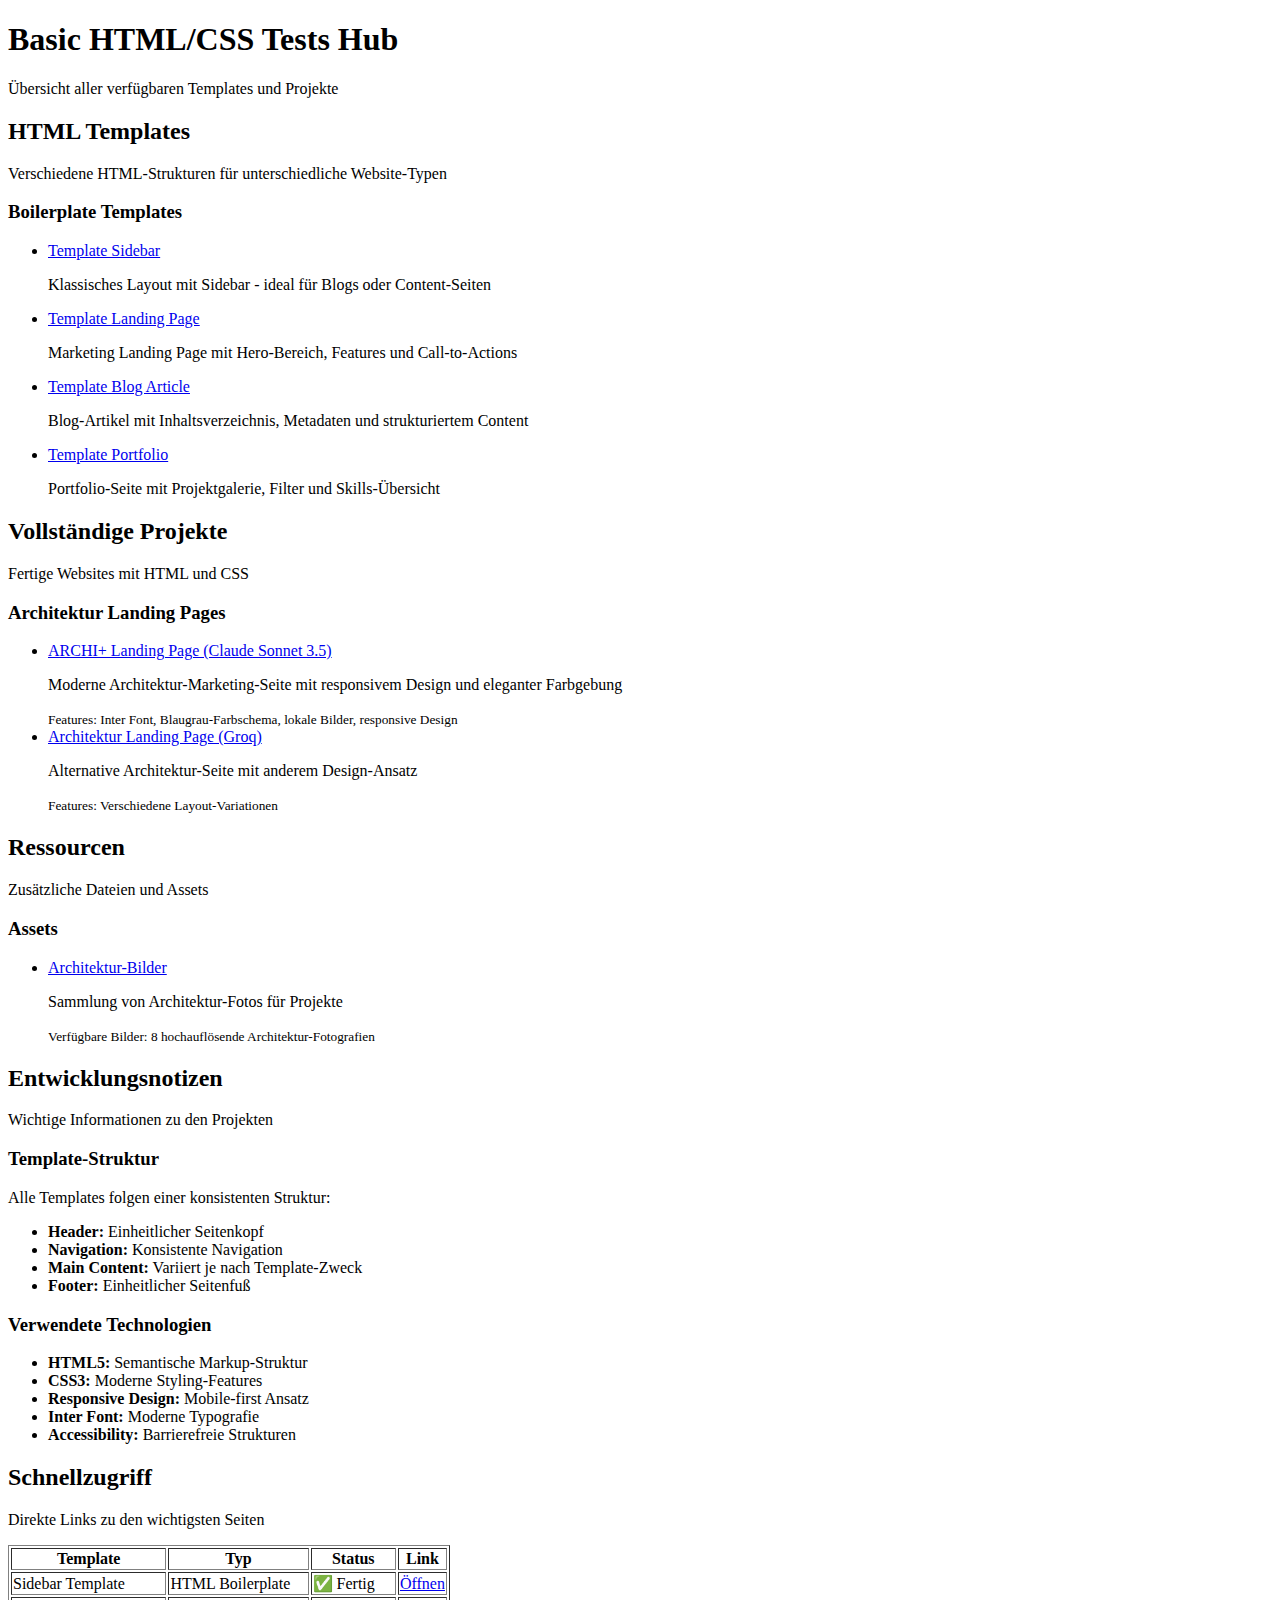
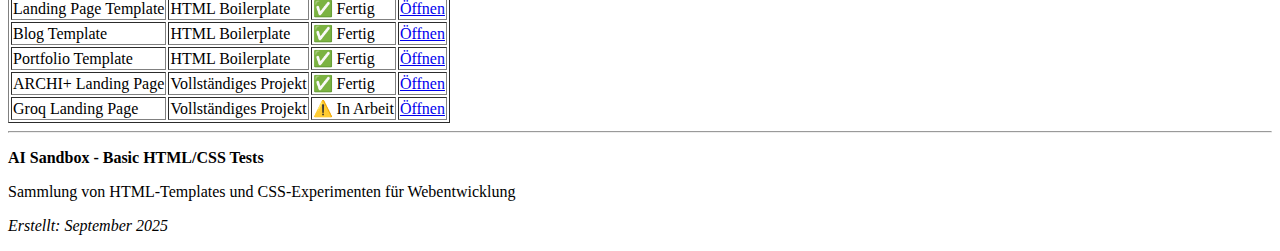
<file: web-dev/index.html>
<!DOCTYPE html>
<html lang="de">
<head>
    <meta charset="UTF-8">
    <meta name="viewport" content="width=device-width, initial-scale=1.0">
    <title>Basic HTML/CSS Tests - Hub</title>
</head>
<body>
    <header>
        <h1>Basic HTML/CSS Tests Hub</h1>
        <p>Übersicht aller verfügbaren Templates und Projekte</p>
    </header>

    <main>
        <!-- HTML Templates Section -->
        <section>
            <h2>HTML Templates</h2>
            <p>Verschiedene HTML-Strukturen für unterschiedliche Website-Typen</p>
            
            <h3>Boilerplate Templates</h3>
            <ul>
                <li>
                    <a href="boilerplate/template-sidebar.html">Template Sidebar</a>
                    <p>Klassisches Layout mit Sidebar - ideal für Blogs oder Content-Seiten</p>
                </li>
                <li>
                    <a href="boilerplate/template-landing.html">Template Landing Page</a>
                    <p>Marketing Landing Page mit Hero-Bereich, Features und Call-to-Actions</p>
                </li>
                <li>
                    <a href="boilerplate/template-blog.html">Template Blog Article</a>
                    <p>Blog-Artikel mit Inhaltsverzeichnis, Metadaten und strukturiertem Content</p>
                </li>
                <li>
                    <a href="boilerplate/template-portfolio.html">Template Portfolio</a>
                    <p>Portfolio-Seite mit Projektgalerie, Filter und Skills-Übersicht</p>
                </li>
            </ul>
        </section>

        <!-- Complete Projects Section -->
        <section>
            <h2>Vollständige Projekte</h2>
            <p>Fertige Websites mit HTML und CSS</p>
            
            <h3>Architektur Landing Pages</h3>
            <ul>
                <li>
                    <a href="claude-sonnet-3-7/index.html">ARCHI+ Landing Page (Claude Sonnet 3.5)</a>
                    <p>Moderne Architektur-Marketing-Seite mit responsivem Design und eleganter Farbgebung</p>
                    <small>Features: Inter Font, Blaugrau-Farbschema, lokale Bilder, responsive Design</small>
                </li>
                <li>
                    <a href="groq/index.html">Architektur Landing Page (Groq)</a>
                    <p>Alternative Architektur-Seite mit anderem Design-Ansatz</p>
                    <small>Features: Verschiedene Layout-Variationen</small>
                </li>
            </ul>
        </section>

        <!-- Resources Section -->
        <section>
            <h2>Ressourcen</h2>
            <p>Zusätzliche Dateien und Assets</p>
            
            <h3>Assets</h3>
            <ul>
                <li>
                    <a href="assets/img/architecture/">Architektur-Bilder</a>
                    <p>Sammlung von Architektur-Fotos für Projekte</p>
                    <small>Verfügbare Bilder: 8 hochauflösende Architektur-Fotografien</small>
                </li>
            </ul>
        </section>

        <!-- Development Notes -->
        <section>
            <h2>Entwicklungsnotizen</h2>
            <p>Wichtige Informationen zu den Projekten</p>
            
            <h3>Template-Struktur</h3>
            <p>Alle Templates folgen einer konsistenten Struktur:</p>
            <ul>
                <li><strong>Header:</strong> Einheitlicher Seitenkopf</li>
                <li><strong>Navigation:</strong> Konsistente Navigation</li>
                <li><strong>Main Content:</strong> Variiert je nach Template-Zweck</li>
                <li><strong>Footer:</strong> Einheitlicher Seitenfuß</li>
            </ul>
            
            <h3>Verwendete Technologien</h3>
            <ul>
                <li><strong>HTML5:</strong> Semantische Markup-Struktur</li>
                <li><strong>CSS3:</strong> Moderne Styling-Features</li>
                <li><strong>Responsive Design:</strong> Mobile-first Ansatz</li>
                <li><strong>Inter Font:</strong> Moderne Typografie</li>
                <li><strong>Accessibility:</strong> Barrierefreie Strukturen</li>
            </ul>
        </section>

        <!-- Quick Navigation -->
        <section>
            <h2>Schnellzugriff</h2>
            <p>Direkte Links zu den wichtigsten Seiten</p>
            
            <table border="1">
                <thead>
                    <tr>
                        <th>Template</th>
                        <th>Typ</th>
                        <th>Status</th>
                        <th>Link</th>
                    </tr>
                </thead>
                <tbody>
                    <tr>
                        <td>Sidebar Template</td>
                        <td>HTML Boilerplate</td>
                        <td>✅ Fertig</td>
                        <td><a href="boilerplate/template-sidebar.html">Öffnen</a></td>
                    </tr>
                    <tr>
                        <td>Landing Page Template</td>
                        <td>HTML Boilerplate</td>
                        <td>✅ Fertig</td>
                        <td><a href="boilerplate/template-landing.html">Öffnen</a></td>
                    </tr>
                    <tr>
                        <td>Blog Template</td>
                        <td>HTML Boilerplate</td>
                        <td>✅ Fertig</td>
                        <td><a href="boilerplate/template-blog.html">Öffnen</a></td>
                    </tr>
                    <tr>
                        <td>Portfolio Template</td>
                        <td>HTML Boilerplate</td>
                        <td>✅ Fertig</td>
                        <td><a href="boilerplate/template-portfolio.html">Öffnen</a></td>
                    </tr>
                    <tr>
                        <td>ARCHI+ Landing Page</td>
                        <td>Vollständiges Projekt</td>
                        <td>✅ Fertig</td>
                        <td><a href="claude-sonnet-3-7/index.html">Öffnen</a></td>
                    </tr>
                    <tr>
                        <td>Groq Landing Page</td>
                        <td>Vollständiges Projekt</td>
                        <td>⚠️ In Arbeit</td>
                        <td><a href="groq/index.html">Öffnen</a></td>
                    </tr>
                </tbody>
            </table>
        </section>
    </main>

    <footer>
        <hr>
        <p><strong>AI Sandbox - Basic HTML/CSS Tests</strong></p>
        <p>Sammlung von HTML-Templates und CSS-Experimenten für Webentwicklung</p>
        <p><em>Erstellt: September 2025</em></p>
    </footer>
</body>
</html>
</file>
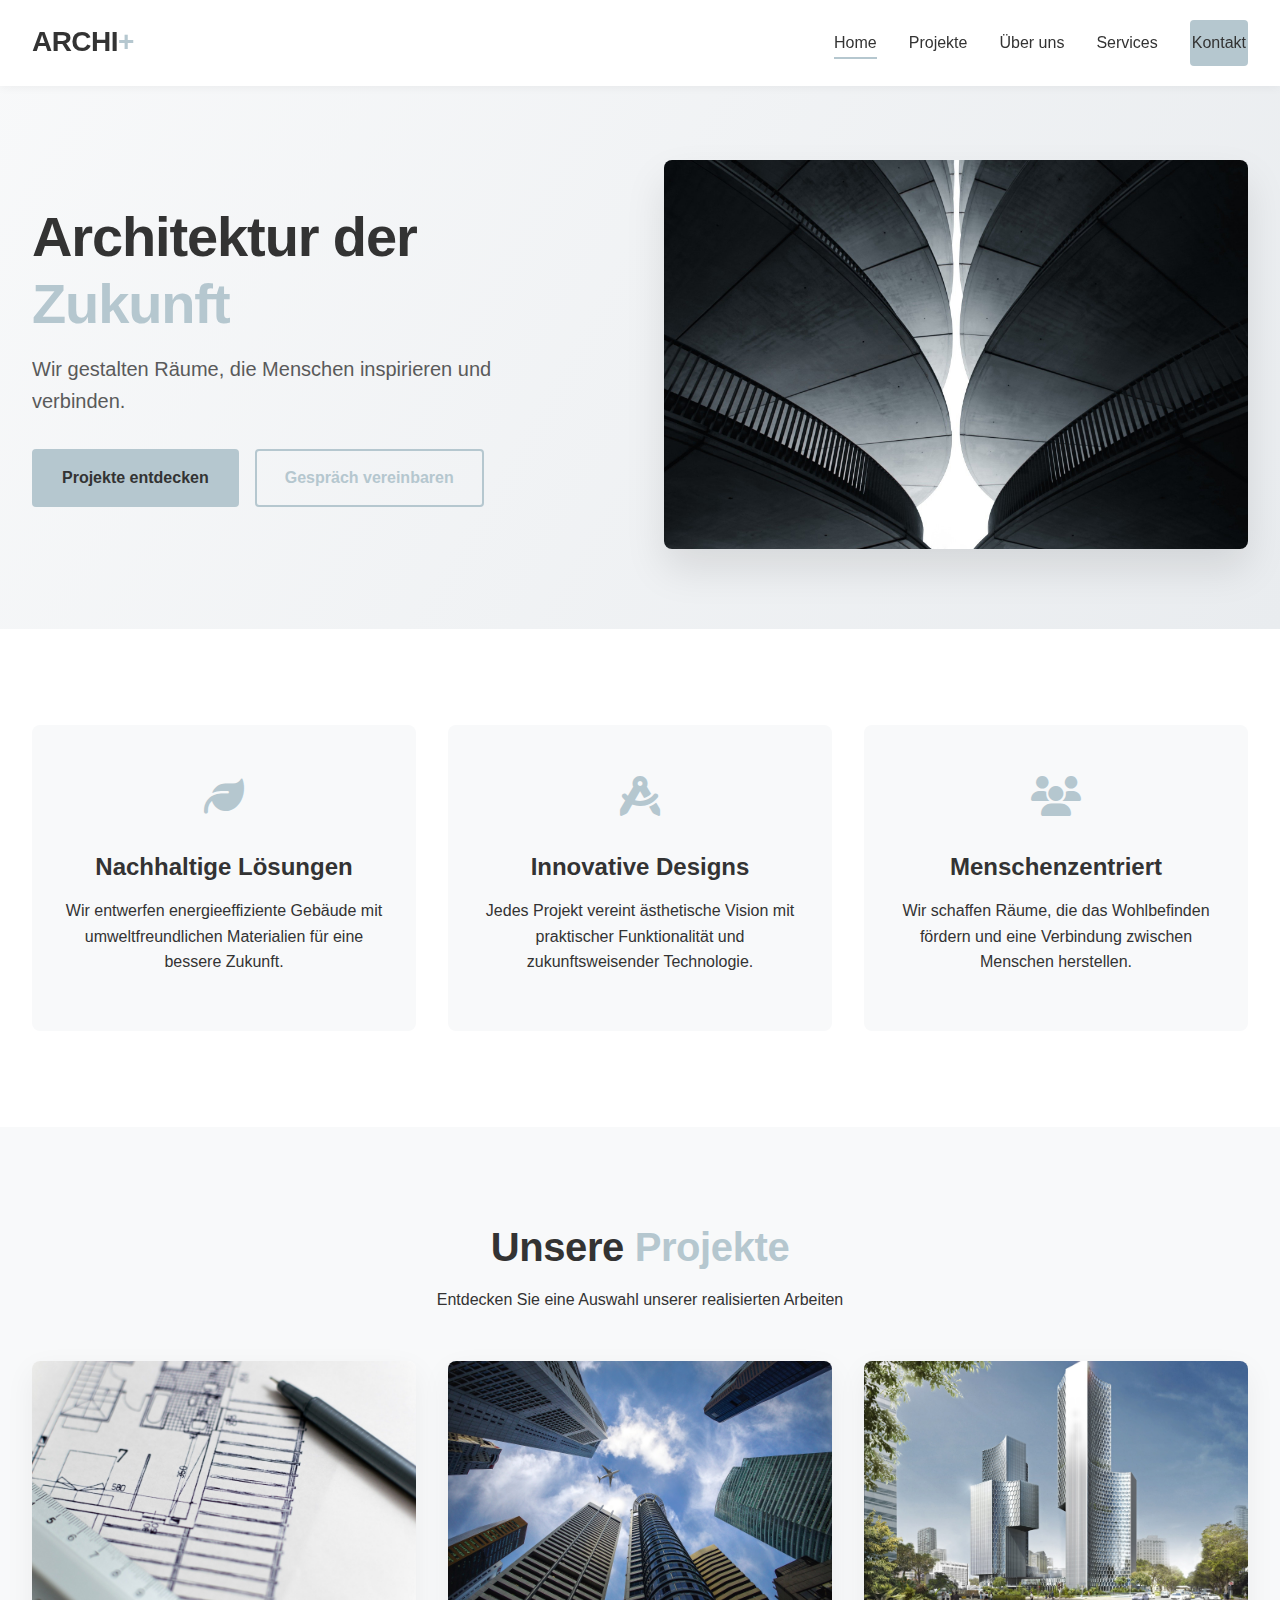
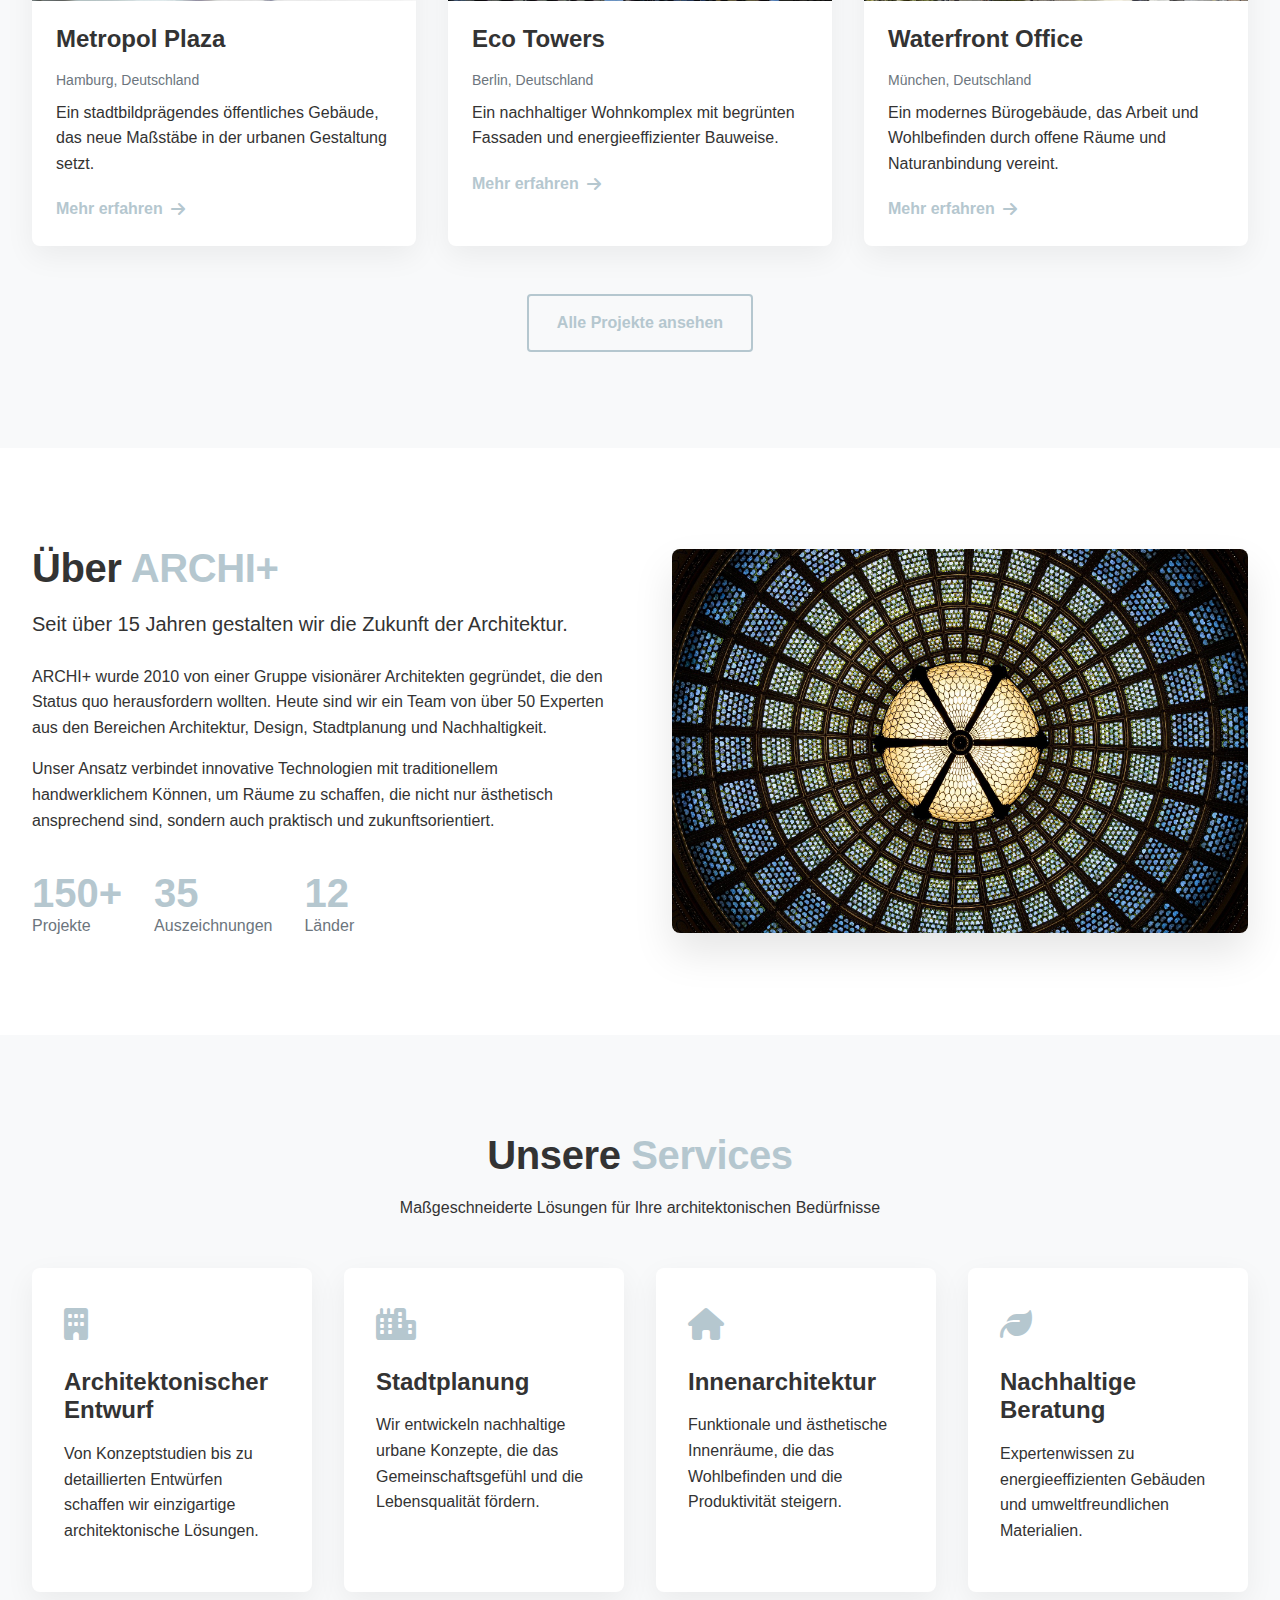
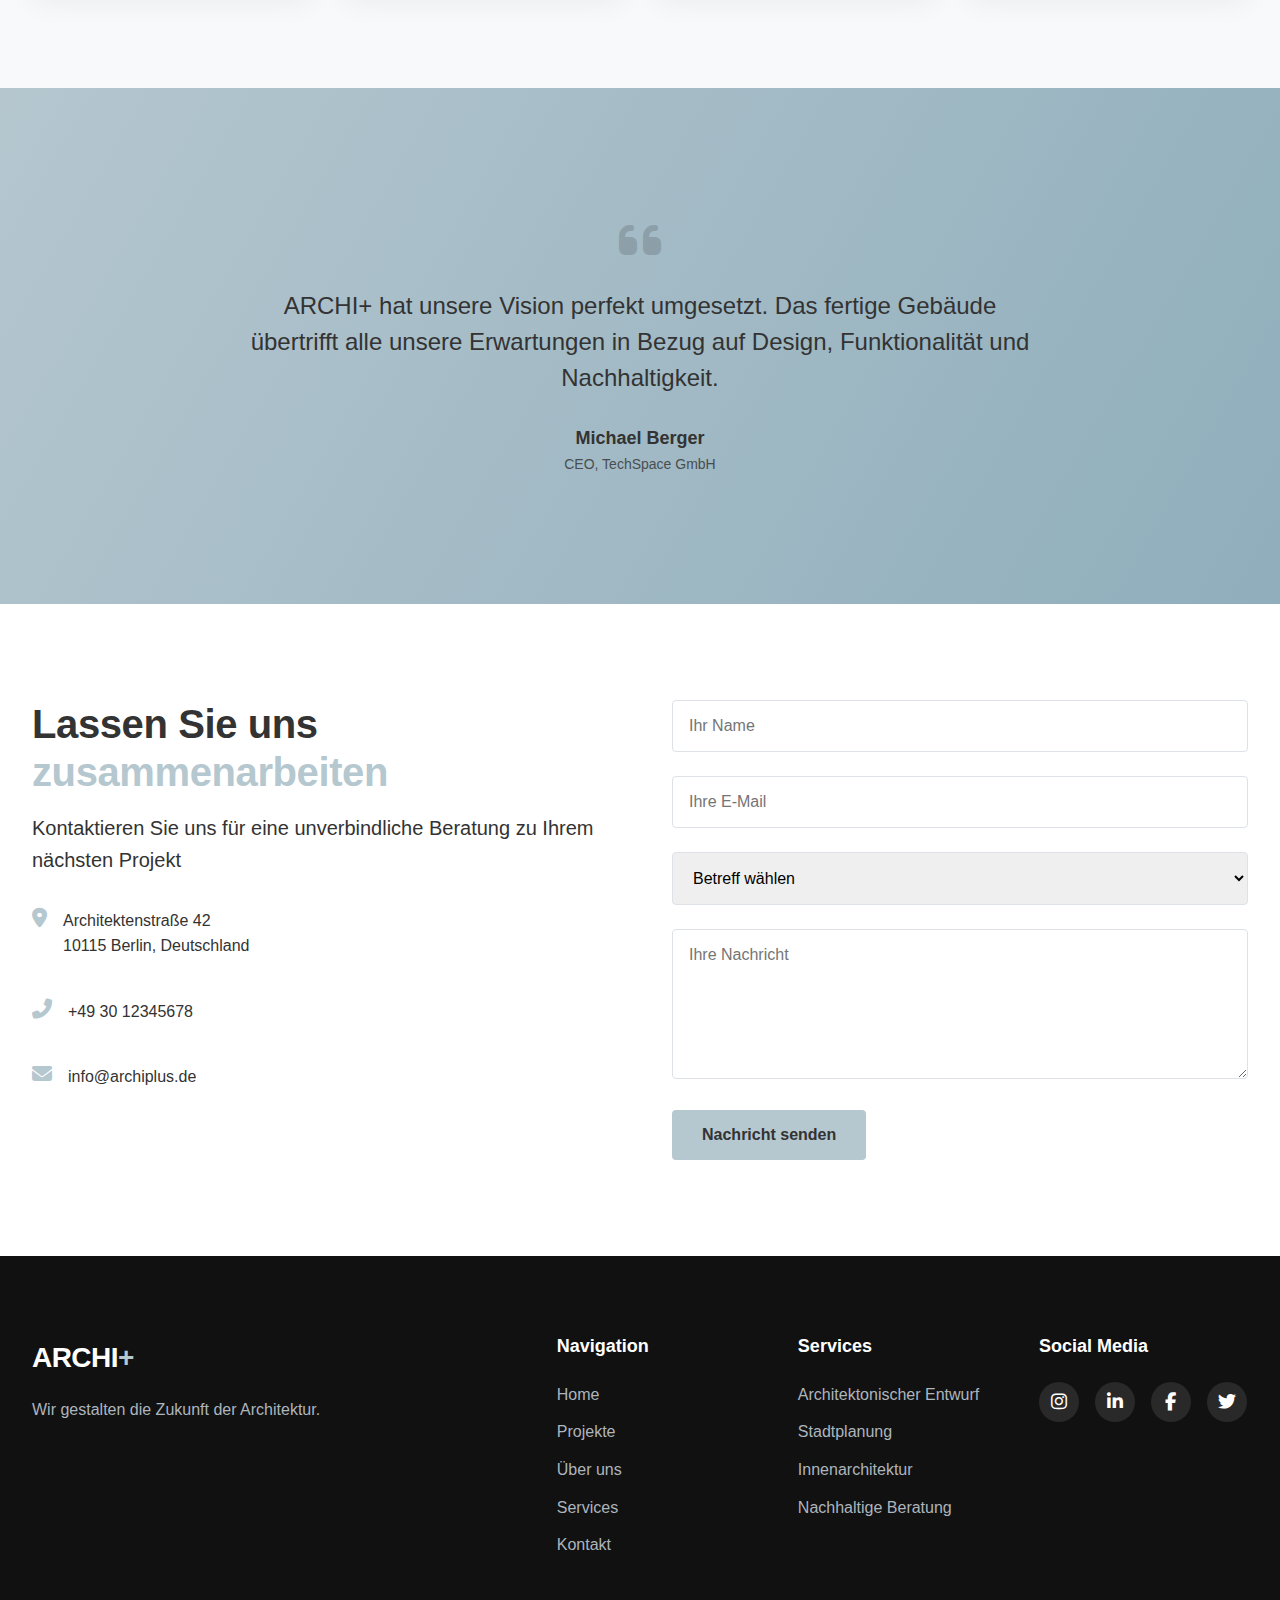
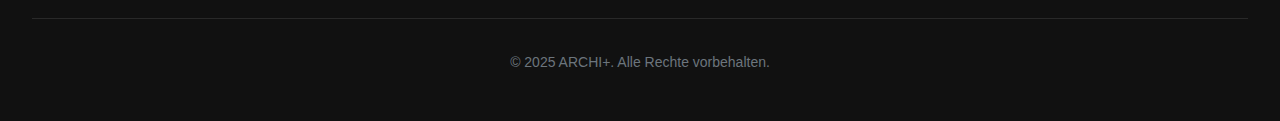
<file: web-dev/claude-sonnet-3-7/index.html>
<!DOCTYPE html>
<html lang="de">
<head>
    <meta charset="UTF-8">
    <meta name="viewport" content="width=device-width, initial-scale=1.0">
    <title>ARCHI+ | Moderne Architekturlösungen</title>
    <meta name="description" content="ARCHI+ bietet innovative Architekturlösungen für zukunftsorientierte Projekte. Nachhaltiges Design trifft auf funktionale Ästhetik.">
    <link rel="stylesheet" href="style.css">
    <!-- Inter Font von https://rsms.me/inter/ -->
    <link rel="stylesheet" href="https://rsms.me/inter/inter.css">
    <!-- Font Awesome für Icons -->
    <link rel="stylesheet" href="https://cdnjs.cloudflare.com/ajax/libs/font-awesome/6.4.0/css/all.min.css">
</head>
<body>
    <!-- Header Bereich mit Navigation -->
    <header class="header">
        <div class="container">
            <nav class="navbar">
                <div class="logo">ARCHI<span class="accent">+</span></div>
                <div class="nav-toggle" id="navToggle">
                    <span></span>
                    <span></span>
                    <span></span>
                </div>
                <ul class="nav-menu">
                    <li><a href="#home" class="active">Home</a></li>
                    <li><a href="#projekte">Projekte</a></li>
                    <li><a href="#uber-uns">Über uns</a></li>
                    <li><a href="#services">Services</a></li>
                    <li><a href="#kontakt" class="btn-primary">Kontakt</a></li>
                </ul>
            </nav>
        </div>
    </header>

    <!-- Hero Bereich -->
    <section id="home" class="hero">
        <div class="container">
            <div class="hero-content">
                <h1>Architektur der <span class="accent">Zukunft</span></h1>
                <p class="subtitle">Wir gestalten Räume, die Menschen inspirieren und verbinden.</p>
                <div class="hero-buttons">
                    <a href="#projekte" class="btn-primary">Projekte entdecken</a>
                    <a href="#kontakt" class="btn-secondary">Gespräch vereinbaren</a>
                </div>
            </div>
            <div class="hero-image">
                <img src="../assets/img/architecture/architecture-6517841_1920.jpg" alt="Modernes Architekturgebäude">
            </div>
        </div>
    </section>

    <!-- Vorteile Bereich -->
    <section class="benefits">
        <div class="container">
            <div class="benefits-grid">
                <div class="benefit-card">
                    <div class="icon">
                        <i class="fas fa-leaf"></i>
                    </div>
                    <h3>Nachhaltige Lösungen</h3>
                    <p>Wir entwerfen energieeffiziente Gebäude mit umweltfreundlichen Materialien für eine bessere Zukunft.</p>
                </div>
                <div class="benefit-card">
                    <div class="icon">
                        <i class="fas fa-drafting-compass"></i>
                    </div>
                    <h3>Innovative Designs</h3>
                    <p>Jedes Projekt vereint ästhetische Vision mit praktischer Funktionalität und zukunftsweisender Technologie.</p>
                </div>
                <div class="benefit-card">
                    <div class="icon">
                        <i class="fas fa-users"></i>
                    </div>
                    <h3>Menschenzentriert</h3>
                    <p>Wir schaffen Räume, die das Wohlbefinden fördern und eine Verbindung zwischen Menschen herstellen.</p>
                </div>
            </div>
        </div>
    </section>

    <!-- Projekte Bereich -->
    <section id="projekte" class="projects">
        <div class="container">
            <div class="section-header">
                <h2>Unsere <span class="accent">Projekte</span></h2>
                <p>Entdecken Sie eine Auswahl unserer realisierten Arbeiten</p>
            </div>
            <div class="projects-grid">
                <div class="project-card">
                    <div class="project-image">
                        <img src="../assets/img/architecture/architecture-1857175_1920.jpg" alt="Modernes Stadtprojekt">
                    </div>
                    <div class="project-info">
                        <h3>Metropol Plaza</h3>
                        <p class="location">Hamburg, Deutschland</p>
                        <p class="description">Ein stadtbildprägendes öffentliches Gebäude, das neue Maßstäbe in der urbanen Gestaltung setzt.</p>
                        <a href="#" class="btn-text">Mehr erfahren <i class="fas fa-arrow-right"></i></a>
                    </div>
                </div>
                <div class="project-card">
                    <div class="project-image">
                        <img src="../assets/img/architecture/skyscrapers-3184798_1920.jpeg" alt="Nachhaltiges Wohngebäude">
                    </div>
                    <div class="project-info">
                        <h3>Eco Towers</h3>
                        <p class="location">Berlin, Deutschland</p>
                        <p class="description">Ein nachhaltiger Wohnkomplex mit begrünten Fassaden und energieeffizienter Bauweise.</p>
                        <a href="#" class="btn-text">Mehr erfahren <i class="fas fa-arrow-right"></i></a>
                    </div>
                </div>
                <div class="project-card">
                    <div class="project-image">
                        <img src="../assets/img/architecture/city-182223_1920.jpeg" alt="Bürogebäude am Wasser">
                    </div>
                    <div class="project-info">
                        <h3>Waterfront Office</h3>
                        <p class="location">München, Deutschland</p>
                        <p class="description">Ein modernes Bürogebäude, das Arbeit und Wohlbefinden durch offene Räume und Naturanbindung vereint.</p>
                        <a href="#" class="btn-text">Mehr erfahren <i class="fas fa-arrow-right"></i></a>
                    </div>
                </div>
            </div>
            <div class="section-footer">
                <a href="#" class="btn-secondary">Alle Projekte ansehen</a>
            </div>
        </div>
    </section>

    <!-- Über uns Bereich -->
    <section id="uber-uns" class="about">
        <div class="container">
            <div class="about-content">
                <div class="about-text">
                    <h2>Über <span class="accent">ARCHI+</span></h2>
                    <p class="lead">Seit über 15 Jahren gestalten wir die Zukunft der Architektur.</p>
                    <p>ARCHI+ wurde 2010 von einer Gruppe visionärer Architekten gegründet, die den Status quo herausfordern wollten. Heute sind wir ein Team von über 50 Experten aus den Bereichen Architektur, Design, Stadtplanung und Nachhaltigkeit.</p>
                    <p>Unser Ansatz verbindet innovative Technologien mit traditionellem handwerklichem Können, um Räume zu schaffen, die nicht nur ästhetisch ansprechend sind, sondern auch praktisch und zukunftsorientiert.</p>
                    <div class="stats">
                        <div class="stat">
                            <span class="number">150+</span>
                            <span class="label">Projekte</span>
                        </div>
                        <div class="stat">
                            <span class="number">35</span>
                            <span class="label">Auszeichnungen</span>
                        </div>
                        <div class="stat">
                            <span class="number">12</span>
                            <span class="label">Länder</span>
                        </div>
                    </div>
                </div>
                <div class="about-image">
                    <img src="../assets/img/architecture/stained-glass-1589648_1920.jpg" alt="ARCHI+ Studio">
                </div>
            </div>
        </div>
    </section>

    <!-- Services Bereich -->
    <section id="services" class="services">
        <div class="container">
            <div class="section-header">
                <h2>Unsere <span class="accent">Services</span></h2>
                <p>Maßgeschneiderte Lösungen für Ihre architektonischen Bedürfnisse</p>
            </div>
            <div class="services-grid">
                <div class="service-card">
                    <div class="service-icon">
                        <i class="fas fa-building"></i>
                    </div>
                    <h3>Architektonischer Entwurf</h3>
                    <p>Von Konzeptstudien bis zu detaillierten Entwürfen schaffen wir einzigartige architektonische Lösungen.</p>
                </div>
                <div class="service-card">
                    <div class="service-icon">
                        <i class="fas fa-city"></i>
                    </div>
                    <h3>Stadtplanung</h3>
                    <p>Wir entwickeln nachhaltige urbane Konzepte, die das Gemeinschaftsgefühl und die Lebensqualität fördern.</p>
                </div>
                <div class="service-card">
                    <div class="service-icon">
                        <i class="fas fa-home"></i>
                    </div>
                    <h3>Innenarchitektur</h3>
                    <p>Funktionale und ästhetische Innenräume, die das Wohlbefinden und die Produktivität steigern.</p>
                </div>
                <div class="service-card">
                    <div class="service-icon">
                        <i class="fas fa-leaf"></i>
                    </div>
                    <h3>Nachhaltige Beratung</h3>
                    <p>Expertenwissen zu energieeffizienten Gebäuden und umweltfreundlichen Materialien.</p>
                </div>
            </div>
        </div>
    </section>

    <!-- Testimonials Bereich -->
    <section class="testimonials">
        <div class="container">
            <div class="testimonials-content">
                <div class="testimonial-quote">
                    <i class="fas fa-quote-left"></i>
                    <blockquote>
                        ARCHI+ hat unsere Vision perfekt umgesetzt. Das fertige Gebäude übertrifft alle unsere Erwartungen in Bezug auf Design, Funktionalität und Nachhaltigkeit.
                    </blockquote>
                    <div class="client">
                        <div class="client-info">
                            <h4>Michael Berger</h4>
                            <p>CEO, TechSpace GmbH</p>
                        </div>
                    </div>
                </div>
            </div>
        </div>
    </section>

    <!-- Kontakt Bereich -->
    <section id="kontakt" class="contact">
        <div class="container">
            <div class="contact-content">
                <div class="contact-info">
                    <h2>Lassen Sie uns <span class="accent">zusammenarbeiten</span></h2>
                    <p class="lead">Kontaktieren Sie uns für eine unverbindliche Beratung zu Ihrem nächsten Projekt</p>
                    <div class="contact-details">
                        <div class="contact-item">
                            <i class="fas fa-map-marker-alt"></i>
                            <p>Architektenstraße 42<br>10115 Berlin, Deutschland</p>
                        </div>
                        <div class="contact-item">
                            <i class="fas fa-phone-alt"></i>
                            <p>+49 30 12345678</p>
                        </div>
                        <div class="contact-item">
                            <i class="fas fa-envelope"></i>
                            <p>info@archiplus.de</p>
                        </div>
                    </div>
                </div>
                <div class="contact-form">
                    <form>
                        <div class="form-group">
                            <input type="text" id="name" name="name" placeholder="Ihr Name" required>
                        </div>
                        <div class="form-group">
                            <input type="email" id="email" name="email" placeholder="Ihre E-Mail" required>
                        </div>
                        <div class="form-group">
                            <select id="subject" name="subject" required>
                                <option value="" disabled selected>Betreff wählen</option>
                                <option value="projekt">Projektanfrage</option>
                                <option value="beratung">Beratung</option>
                                <option value="karriere">Karrieremöglichkeiten</option>
                                <option value="sonstiges">Sonstiges</option>
                            </select>
                        </div>
                        <div class="form-group">
                            <textarea id="message" name="message" placeholder="Ihre Nachricht" required></textarea>
                        </div>
                        <button type="submit" class="btn-primary">Nachricht senden</button>
                    </form>
                </div>
            </div>
        </div>
    </section>

    <!-- Footer Bereich -->
    <footer class="footer">
        <div class="container">
            <div class="footer-content">
                <div class="footer-logo">
                    <div class="logo">ARCHI<span class="accent">+</span></div>
                    <p>Wir gestalten die Zukunft der Architektur.</p>
                </div>
                <div class="footer-links">
                    <div class="footer-column">
                        <h3>Navigation</h3>
                        <ul>
                            <li><a href="#home">Home</a></li>
                            <li><a href="#projekte">Projekte</a></li>
                            <li><a href="#uber-uns">Über uns</a></li>
                            <li><a href="#services">Services</a></li>
                            <li><a href="#kontakt">Kontakt</a></li>
                        </ul>
                    </div>
                    <div class="footer-column">
                        <h3>Services</h3>
                        <ul>
                            <li><a href="#">Architektonischer Entwurf</a></li>
                            <li><a href="#">Stadtplanung</a></li>
                            <li><a href="#">Innenarchitektur</a></li>
                            <li><a href="#">Nachhaltige Beratung</a></li>
                        </ul>
                    </div>
                    <div class="footer-column">
                        <h3>Social Media</h3>
                        <div class="social-links">
                            <a href="#"><i class="fab fa-instagram"></i></a>
                            <a href="#"><i class="fab fa-linkedin-in"></i></a>
                            <a href="#"><i class="fab fa-facebook-f"></i></a>
                            <a href="#"><i class="fab fa-twitter"></i></a>
                        </div>
                    </div>
                </div>
            </div>
            <div class="footer-bottom">
                <p>&copy; 2025 ARCHI+. Alle Rechte vorbehalten.</p>
            </div>
        </div>
    </footer>

    <script>
        // Navigation Toggle für mobile Ansicht
        document.getElementById('navToggle').addEventListener('click', function() {
            document.querySelector('.nav-menu').classList.toggle('active');
            document.getElementById('navToggle').classList.toggle('active');
        });

        // Smooth Scrolling für Anker-Links
        document.querySelectorAll('a[href^="#"]').forEach(anchor => {
            anchor.addEventListener('click', function (e) {
                e.preventDefault();
                
                document.querySelector(this.getAttribute('href')).scrollIntoView({
                    behavior: 'smooth'
                });
                
                // Schließe das mobile Menü, wenn es geöffnet ist
                document.querySelector('.nav-menu').classList.remove('active');
                document.getElementById('navToggle').classList.remove('active');
            });
        });
    </script>
</body>
</html>
</file>
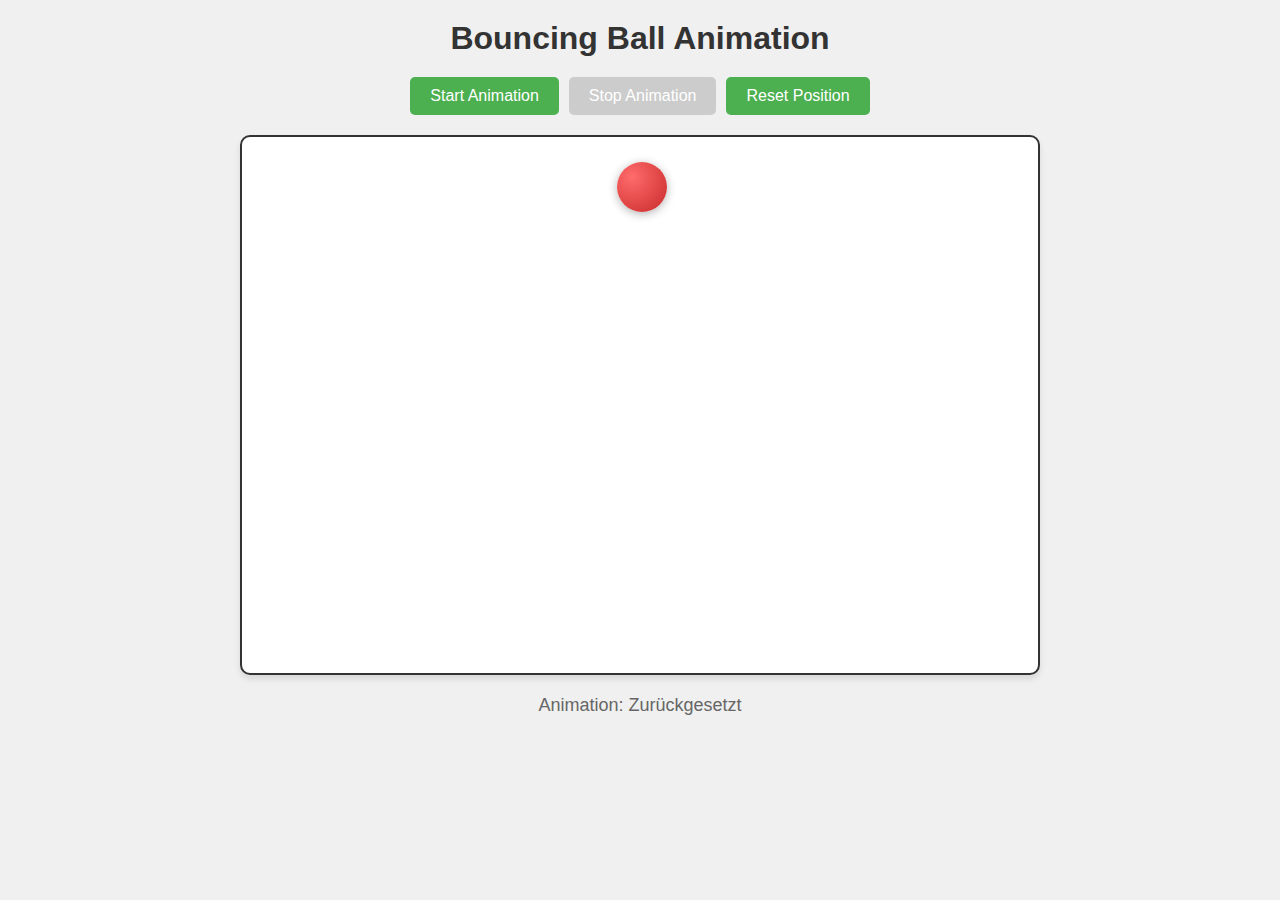
<file: animation/opus4.html>
<!DOCTYPE html>
<html lang="de">
<head>
    <meta charset="UTF-8">
    <meta name="viewport" content="width=device-width, initial-scale=1.0">
    <title>Bouncing Ball Animation</title>
    <style>
        * {
            margin: 0;
            padding: 0;
            box-sizing: border-box;
        }

        body {
            font-family: Arial, sans-serif;
            background-color: #f0f0f0;
            display: flex;
            flex-direction: column;
            align-items: center;
            padding: 20px;
            min-height: 100vh;
        }

        h1 {
            color: #333;
            margin-bottom: 20px;
            text-align: center;
        }

        .controls {
            margin-bottom: 20px;
            display: flex;
            gap: 10px;
            flex-wrap: wrap;
            justify-content: center;
        }

        button {
            padding: 10px 20px;
            font-size: 16px;
            background-color: #4CAF50;
            color: white;
            border: none;
            border-radius: 5px;
            cursor: pointer;
            transition: background-color 0.3s;
        }

        button:hover {
            background-color: #45a049;
        }

        button:disabled {
            background-color: #cccccc;
            cursor: not-allowed;
        }

        .animation-container {
            width: 90%;
            max-width: 800px;
            height: 60vh;
            min-height: 400px;
            background-color: #ffffff;
            border: 2px solid #333;
            border-radius: 10px;
            position: relative;
            overflow: hidden;
            box-shadow: 0 4px 6px rgba(0, 0, 0, 0.1);
        }

        .ball {
            width: 50px;
            height: 50px;
            background: radial-gradient(circle at 30% 30%, #ff6b6b, #c92a2a);
            border-radius: 50%;
            position: absolute;
            box-shadow: 0 2px 10px rgba(0, 0, 0, 0.3);
        }

        .status {
            margin-top: 20px;
            font-size: 18px;
            color: #666;
        }

        @media (max-width: 600px) {
            h1 {
                font-size: 24px;
            }

            .animation-container {
                width: 100%;
                height: 50vh;
                min-height: 300px;
            }

            .ball {
                width: 40px;
                height: 40px;
            }

            button {
                font-size: 14px;
                padding: 8px 16px;
            }
        }
    </style>
</head>
<body>
    <h1>Bouncing Ball Animation</h1>
    
    <div class="controls">
        <button id="startBtn" onclick="startAnimation()">Start Animation</button>
        <button id="stopBtn" onclick="stopAnimation()" disabled>Stop Animation</button>
        <button id="resetBtn" onclick="resetAnimation()">Reset Position</button>
    </div>
    
    <div class="animation-container" id="container">
        <div class="ball" id="ball"></div>
    </div>
    
    <div class="status" id="status">Animation: Gestoppt</div>

    <script>
        // Globale Variablen
        let animationId = null;
        let ball = document.getElementById('ball');
        let container = document.getElementById('container');
        let startBtn = document.getElementById('startBtn');
        let stopBtn = document.getElementById('stopBtn');
        let resetBtn = document.getElementById('resetBtn');
        let status = document.getElementById('status');

        // Ball-Position und Geschwindigkeit
        let ballData = {
            x: 50,
            y: 50,
            vx: 5,
            vy: 3,
            gravity: 0.5,
            dampening: 0.9,
            radius: 25
        };

        // Initiale Position setzen
        resetAnimation();

        function startAnimation() {
            if (animationId) return;
            
            startBtn.disabled = true;
            stopBtn.disabled = false;
            status.textContent = "Animation: Läuft";
            
            animate();
        }

        function stopAnimation() {
            if (animationId) {
                cancelAnimationFrame(animationId);
                animationId = null;
            }
            
            startBtn.disabled = false;
            stopBtn.disabled = true;
            status.textContent = "Animation: Gestoppt";
        }

        function resetAnimation() {
            stopAnimation();
            
            // Ball in die Mitte setzen
            let containerRect = container.getBoundingClientRect();
            ballData.x = containerRect.width / 2;
            ballData.y = 50;
            ballData.vx = 5;
            ballData.vy = 3;
            
            updateBallPosition();
            status.textContent = "Animation: Zurückgesetzt";
        }

        function updateBallPosition() {
            ball.style.left = (ballData.x - ballData.radius) + 'px';
            ball.style.top = (ballData.y - ballData.radius) + 'px';
        }

        function animate() {
            let containerRect = container.getBoundingClientRect();
            let maxX = containerRect.width;
            let maxY = containerRect.height;
            
            // Schwerkraft anwenden
            ballData.vy += ballData.gravity;
            
            // Position aktualisieren
            ballData.x += ballData.vx;
            ballData.y += ballData.vy;
            
            // Kollision mit Wänden
            if (ballData.x + ballData.radius > maxX) {
                ballData.x = maxX - ballData.radius;
                ballData.vx *= -ballData.dampening;
            } else if (ballData.x - ballData.radius < 0) {
                ballData.x = ballData.radius;
                ballData.vx *= -ballData.dampening;
            }
            
            // Kollision mit Boden und Decke
            if (ballData.y + ballData.radius > maxY) {
                ballData.y = maxY - ballData.radius;
                ballData.vy *= -ballData.dampening;
                
                // Kleine Geschwindigkeiten stoppen (um ewiges Hüpfen zu vermeiden)
                if (Math.abs(ballData.vy) < 1) {
                    ballData.vy = 0;
                }
            } else if (ballData.y - ballData.radius < 0) {
                ballData.y = ballData.radius;
                ballData.vy *= -ballData.dampening;
            }
            
            // Ball-Position aktualisieren
            updateBallPosition();
            
            // Nächsten Frame anfordern
            animationId = requestAnimationFrame(animate);
        }

        // Responsive Anpassung bei Fenstergröße-Änderung
        window.addEventListener('resize', function() {
            let containerRect = container.getBoundingClientRect();
            
            // Ball innerhalb der neuen Grenzen halten
            if (ballData.x + ballData.radius > containerRect.width) {
                ballData.x = containerRect.width - ballData.radius;
            }
            if (ballData.y + ballData.radius > containerRect.height) {
                ballData.y = containerRect.height - ballData.radius;
            }
            
            updateBallPosition();
        });
    </script>
</body>
</html>
</file>
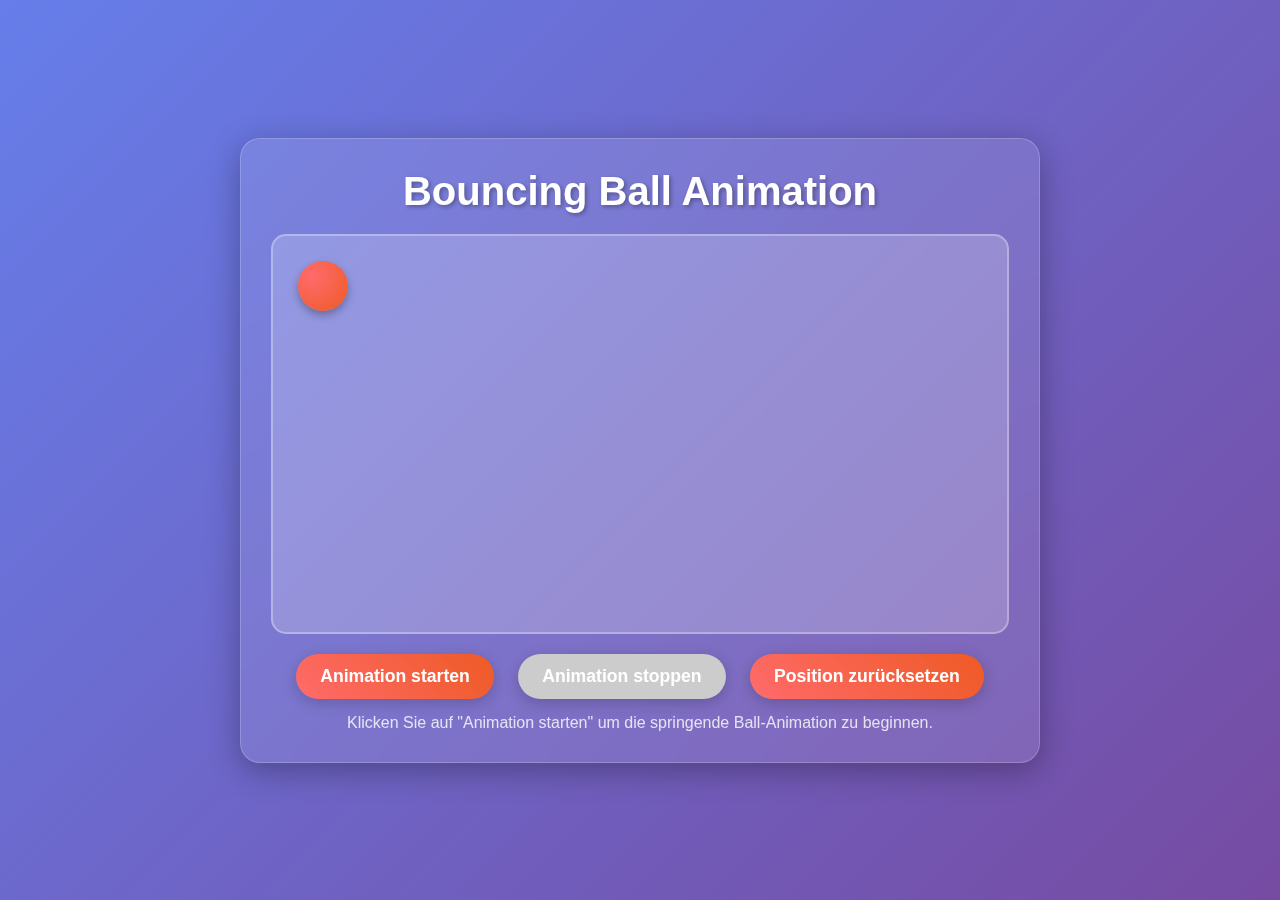
<file: animation/sonnet4.html>
<!DOCTYPE html>
<html lang="de">
<head>
    <meta charset="UTF-8">
    <meta name="viewport" content="width=device-width, initial-scale=1.0">
    <title>Sonnet4 - Bouncing Ball Animation</title>
    <style>
        * {
            margin: 0;
            padding: 0;
            box-sizing: border-box;
        }

        body {
            font-family: Arial, sans-serif;
            background: linear-gradient(135deg, #667eea 0%, #764ba2 100%);
            min-height: 100vh;
            display: flex;
            flex-direction: column;
            align-items: center;
            justify-content: center;
            padding: 20px;
        }

        .container {
            background: rgba(255, 255, 255, 0.1);
            backdrop-filter: blur(10px);
            border-radius: 20px;
            padding: 30px;
            box-shadow: 0 8px 32px rgba(0, 0, 0, 0.3);
            border: 1px solid rgba(255, 255, 255, 0.2);
            text-align: center;
            max-width: 800px;
            width: 100%;
        }

        h1 {
            color: white;
            margin-bottom: 20px;
            font-size: 2.5rem;
            text-shadow: 2px 2px 4px rgba(0, 0, 0, 0.3);
        }

        .animation-container {
            position: relative;
            width: 100%;
            height: 400px;
            background: rgba(255, 255, 255, 0.2);
            border-radius: 15px;
            margin: 20px 0;
            overflow: hidden;
            border: 2px solid rgba(255, 255, 255, 0.3);
        }

        .ball {
            position: absolute;
            width: 50px;
            height: 50px;
            background: radial-gradient(circle at 30% 30%, #ff6b6b, #ee5a24);
            border-radius: 50%;
            box-shadow: 0 4px 8px rgba(0, 0, 0, 0.3);
            transition: none;
        }

        .controls {
            margin-top: 20px;
        }

        button {
            background: linear-gradient(45deg, #ff6b6b, #ee5a24);
            color: white;
            border: none;
            padding: 12px 24px;
            border-radius: 25px;
            font-size: 1.1rem;
            cursor: pointer;
            margin: 0 10px;
            box-shadow: 0 4px 15px rgba(0, 0, 0, 0.2);
            transition: all 0.3s ease;
            font-weight: bold;
        }

        button:hover {
            transform: translateY(-2px);
            box-shadow: 0 6px 20px rgba(0, 0, 0, 0.3);
        }

        button:active {
            transform: translateY(0);
        }

        button:disabled {
            background: #ccc;
            cursor: not-allowed;
            transform: none;
        }

        .info {
            color: rgba(255, 255, 255, 0.8);
            margin-top: 15px;
            font-size: 1rem;
        }

        @media (max-width: 768px) {
            .container {
                padding: 20px;
            }

            h1 {
                font-size: 2rem;
            }

            .animation-container {
                height: 300px;
            }

            button {
                padding: 10px 20px;
                font-size: 1rem;
                margin: 5px;
            }
        }

        @media (max-width: 480px) {
            .animation-container {
                height: 250px;
            }

            .ball {
                width: 40px;
                height: 40px;
            }

            button {
                display: block;
                width: 100%;
                margin: 5px 0;
            }
        }
    </style>
</head>
<body>
    <div class="container">
        <h1>Bouncing Ball Animation</h1>
        
        <div class="animation-container" id="animationContainer">
            <div class="ball" id="ball"></div>
        </div>
        
        <div class="controls">
            <button id="startBtn">Animation starten</button>
            <button id="stopBtn" disabled>Animation stoppen</button>
            <button id="resetBtn">Position zurücksetzen</button>
        </div>
        
        <div class="info">
            <p>Klicken Sie auf "Animation starten" um die springende Ball-Animation zu beginnen.</p>
        </div>
    </div>

    <script>
        class BouncingBall {
            constructor() {
                this.ball = document.getElementById('ball');
                this.container = document.getElementById('animationContainer');
                this.startBtn = document.getElementById('startBtn');
                this.stopBtn = document.getElementById('stopBtn');
                this.resetBtn = document.getElementById('resetBtn');
                
                this.isAnimating = false;
                this.animationId = null;
                
                // Ball position and velocity
                this.x = 25; // Start position X
                this.y = 25; // Start position Y
                this.vx = 3; // Velocity X
                this.vy = 2; // Velocity Y
                
                // Ball dimensions
                this.ballSize = 50;
                
                this.init();
            }
            
            init() {
                this.setupEventListeners();
                this.updateBallPosition();
                this.updateContainerSize();
                
                // Update container size on window resize
                window.addEventListener('resize', () => {
                    this.updateContainerSize();
                });
            }
            
            setupEventListeners() {
                this.startBtn.addEventListener('click', () => this.startAnimation());
                this.stopBtn.addEventListener('click', () => this.stopAnimation());
                this.resetBtn.addEventListener('click', () => this.resetBall());
            }
            
            updateContainerSize() {
                const rect = this.container.getBoundingClientRect();
                this.containerWidth = rect.width;
                this.containerHeight = rect.height;
                
                // Update ball size for mobile
                if (window.innerWidth <= 480) {
                    this.ballSize = 40;
                    this.ball.style.width = '40px';
                    this.ball.style.height = '40px';
                } else {
                    this.ballSize = 50;
                    this.ball.style.width = '50px';
                    this.ball.style.height = '50px';
                }
            }
            
            startAnimation() {
                if (this.isAnimating) return;
                
                this.isAnimating = true;
                this.startBtn.disabled = true;
                this.stopBtn.disabled = false;
                
                this.animate();
            }
            
            stopAnimation() {
                this.isAnimating = false;
                this.startBtn.disabled = false;
                this.stopBtn.disabled = true;
                
                if (this.animationId) {
                    cancelAnimationFrame(this.animationId);
                }
            }
            
            resetBall() {
                this.stopAnimation();
                this.x = 25;
                this.y = 25;
                this.vx = 3;
                this.vy = 2;
                this.updateBallPosition();
            }
            
            animate() {
                if (!this.isAnimating) return;
                
                // Update position
                this.x += this.vx;
                this.y += this.vy;
                
                // Bounce off walls
                if (this.x <= 0 || this.x >= this.containerWidth - this.ballSize) {
                    this.vx = -this.vx;
                    this.x = Math.max(0, Math.min(this.x, this.containerWidth - this.ballSize));
                }
                
                if (this.y <= 0 || this.y >= this.containerHeight - this.ballSize) {
                    this.vy = -this.vy;
                    this.y = Math.max(0, Math.min(this.y, this.containerHeight - this.ballSize));
                }
                
                this.updateBallPosition();
                this.animationId = requestAnimationFrame(() => this.animate());
            }
            
            updateBallPosition() {
                this.ball.style.left = this.x + 'px';
                this.ball.style.top = this.y + 'px';
            }
        }
        
        // Initialize the bouncing ball when the page loads
        document.addEventListener('DOMContentLoaded', () => {
            new BouncingBall();
        });
    </script>
</body>
</html>
</file>
<file: web-dev/claude-sonnet-3-7/style.css>
/* 
 * ARCHI+ - Moderne Architekturlösungen
 * Stylesheet für die Marketing-Landing-Page
 */

/* Inter Font Integration */
:root {
    font-family: 'Inter', sans-serif;
}

@supports (font-variation-settings: normal) {
    :root { 
        font-family: 'Inter var', sans-serif; 
    }
}

/* CSS-Reset und Grundeinstellungen */
* {
    margin: 0;
    padding: 0;
    box-sizing: border-box;
}

html {
    scroll-behavior: smooth;
    font-size: 16px;
}

body {
    font-family: 'Inter', sans-serif;
    color: #333;
    line-height: 1.6;
    overflow-x: hidden;
}

img {
    max-width: 100%;
    height: auto;
    display: block;
}

a {
    text-decoration: none;
    color: inherit;
    transition: all 0.3s ease;
}

ul {
    list-style: none;
}

.container {
    width: 100%;
    max-width: 1280px;
    margin: 0 auto;
    padding: 0 2rem;
}

/* Typografie */
h1, h2, h3, h4, h5, h6 {
    font-weight: 700;
    line-height: 1.2;
    margin-bottom: 1rem;
}

h1 {
    font-size: 3.5rem;
    letter-spacing: -0.02em;
}

h2 {
    font-size: 2.5rem;
    letter-spacing: -0.01em;
}

h3 {
    font-size: 1.5rem;
}

p {
    margin-bottom: 1rem;
}

p.subtitle {
    font-size: 1.25rem;
    margin-bottom: 2rem;
    opacity: 0.8;
}

p.lead {
    font-size: 1.25rem;
    font-weight: 500;
    margin-bottom: 1.5rem;
}

.accent {
    color: hsl(199, 21%, 76%);
}

.section-header {
    text-align: center;
    margin-bottom: 3rem;
}

.section-footer {
    text-align: center;
    margin-top: 3rem;
}

/* Buttons */
.btn-primary, .btn-secondary {
    display: inline-block;
    padding: 0.875rem 1.75rem;
    border-radius: 4px;
    font-weight: 600;
    font-size: 1rem;
    transition: all 0.3s ease;
    cursor: pointer;
}

.btn-primary {
    background-color: hsl(199, 21%, 76%);
    color: #333;
    border: 2px solid hsl(199, 21%, 76%);
}

.btn-primary:hover {
    background-color: hsl(199, 25%, 65%);
    border-color: hsl(199, 25%, 65%);
    transform: translateY(-2px);
    box-shadow: 0 5px 15px hsla(199, 21%, 76%, 0.3);
}

.btn-secondary {
    background-color: transparent;
    color: hsl(199, 21%, 76%);
    border: 2px solid hsl(199, 21%, 76%);
}

.btn-secondary:hover {
    background-color: hsla(199, 21%, 76%, 0.05);
    transform: translateY(-2px);
    box-shadow: 0 5px 15px hsla(199, 21%, 76%, 0.15);
}

.btn-text {
    color: hsl(199, 21%, 76%);
    font-weight: 600;
    display: inline-flex;
    align-items: center;
    transition: all 0.3s ease;
}

.btn-text:hover {
    color: hsl(199, 25%, 65%);
}

.btn-text i {
    margin-left: 0.5rem;
    transition: transform 0.3s ease;
}

.btn-text:hover i {
    transform: translateX(3px);
}

/* Header und Navigation */
.header {
    position: fixed;
    top: 0;
    left: 0;
    width: 100%;
    background-color: rgba(255, 255, 255, 0.97);
    backdrop-filter: blur(10px);
    -webkit-backdrop-filter: blur(10px);
    z-index: 1000;
    box-shadow: 0 1px 10px rgba(0, 0, 0, 0.05);
}

.navbar {
    display: flex;
    justify-content: space-between;
    align-items: center;
    padding: 1.25rem 0;
}

.logo {
    font-size: 1.75rem;
    font-weight: 800;
    letter-spacing: -0.02em;
}

.nav-menu {
    display: flex;
    align-items: center;
    gap: 2rem;
}

.nav-menu a {
    font-weight: 500;
    position: relative;
    padding: 0.5rem 0;
}

.nav-menu a:not(.btn-primary)::after {
    content: '';
    position: absolute;
    width: 0;
    height: 2px;
    bottom: 0;
    left: 0;
    background-color: hsl(199, 21%, 76%);
    transition: width 0.3s ease;
}

.nav-menu a:hover:not(.btn-primary)::after,
.nav-menu a.active:not(.btn-primary)::after {
    width: 100%;
}

.nav-toggle {
    display: none;
    flex-direction: column;
    gap: 6px;
    cursor: pointer;
}

.nav-toggle span {
    display: block;
    width: 30px;
    height: 2px;
    background-color: #333;
    transition: all 0.3s ease;
}

/* Hero Section */
.hero {
    padding: 10rem 0 5rem;
    background: linear-gradient(120deg, #f8f9fa 0%, #e9ecef 100%);
}

.hero .container {
    display: grid;
    grid-template-columns: 1fr 1fr;
    gap: 3rem;
    align-items: center;
}

.hero-content {
    max-width: 540px;
}

.hero-buttons {
    display: flex;
    gap: 1rem;
    margin-top: 2rem;
}

.hero-image {
    border-radius: 8px;
    overflow: hidden;
    box-shadow: 0 20px 40px rgba(0, 0, 0, 0.1);
}

/* Benefits Section */
.benefits {
    padding: 6rem 0;
    background-color: white;
}

.benefits-grid {
    display: grid;
    grid-template-columns: repeat(3, 1fr);
    gap: 2rem;
}

.benefit-card {
    padding: 2.5rem 1.5rem;
    background-color: #f8f9fa;
    border-radius: 8px;
    text-align: center;
    transition: all 0.3s ease;
}

.benefit-card:hover {
    transform: translateY(-5px);
    box-shadow: 0 15px 30px rgba(0, 0, 0, 0.08);
}

.benefit-card .icon {
    font-size: 2.5rem;
    color: hsl(199, 21%, 76%);
    margin-bottom: 1.5rem;
}

/* Projects Section */
.projects {
    padding: 6rem 0;
    background-color: #f8f9fa;
}

.projects-grid {
    display: grid;
    grid-template-columns: repeat(3, 1fr);
    gap: 2rem;
}

.project-card {
    background-color: white;
    border-radius: 8px;
    overflow: hidden;
    box-shadow: 0 10px 30px rgba(0, 0, 0, 0.06);
    transition: all 0.3s ease;
}

.project-card:hover {
    transform: translateY(-5px);
    box-shadow: 0 15px 30px rgba(0, 0, 0, 0.1);
}

.project-image {
    height: 240px;
    overflow: hidden;
}

.project-image img {
    width: 100%;
    height: 100%;
    object-fit: cover;
    transition: transform 0.5s ease;
}

.project-card:hover .project-image img {
    transform: scale(1.05);
}

.project-info {
    padding: 1.5rem;
}

.project-info .location {
    color: #6c757d;
    font-size: 0.875rem;
    margin-bottom: 0.5rem;
}

.project-info .description {
    margin-bottom: 1.25rem;
}

/* About Section */
.about {
    padding: 6rem 0;
    background-color: white;
}

.about-content {
    display: grid;
    grid-template-columns: 1fr 1fr;
    gap: 4rem;
    align-items: center;
}

.about-image {
    border-radius: 8px;
    overflow: hidden;
    box-shadow: 0 20px 40px rgba(0, 0, 0, 0.1);
}

.stats {
    display: flex;
    gap: 2rem;
    margin-top: 2.5rem;
}

.stat .number {
    display: block;
    font-size: 2.5rem;
    font-weight: 700;
    color: hsl(199, 21%, 76%);
    line-height: 1;
}

.stat .label {
    font-size: 1rem;
    color: #6c757d;
}

/* Services Section */
.services {
    padding: 6rem 0;
    background-color: #f8f9fa;
}

.services-grid {
    display: grid;
    grid-template-columns: repeat(4, 1fr);
    gap: 2rem;
}

.service-card {
    background-color: white;
    padding: 2rem;
    border-radius: 8px;
    box-shadow: 0 10px 30px rgba(0, 0, 0, 0.06);
    transition: all 0.3s ease;
}

.service-card:hover {
    transform: translateY(-5px);
    box-shadow: 0 15px 30px rgba(0, 0, 0, 0.1);
}

.service-icon {
    font-size: 2rem;
    color: hsl(199, 21%, 76%);
    margin-bottom: 1rem;
}

/* Testimonials Section */
.testimonials {
    padding: 6rem 0;
    background: linear-gradient(120deg, hsl(199, 21%, 76%) 0%, hsl(199, 25%, 65%) 100%);
    color: #333;
}

.testimonials-content {
    max-width: 800px;
    margin: 0 auto;
    text-align: center;
}

.testimonial-quote {
    position: relative;
    padding: 2rem 0;
}

.testimonial-quote i {
    font-size: 3rem;
    opacity: 0.2;
    margin-bottom: 1.5rem;
}

.testimonial-quote blockquote {
    font-size: 1.5rem;
    font-weight: 500;
    line-height: 1.5;
    margin-bottom: 2rem;
}

.client-info {
    margin-top: 1rem;
}

.client-info h4 {
    font-size: 1.125rem;
    margin-bottom: 0.25rem;
}

.client-info p {
    font-size: 0.875rem;
    opacity: 0.8;
    margin-bottom: 0;
}

/* Contact Section */
.contact {
    padding: 6rem 0;
    background-color: white;
}

.contact-content {
    display: grid;
    grid-template-columns: 1fr 1fr;
    gap: 4rem;
    align-items: start;
}

.contact-details {
    margin-top: 2rem;
}

.contact-item {
    display: flex;
    gap: 1rem;
    margin-bottom: 1.5rem;
}

.contact-item i {
    color: hsl(199, 21%, 76%);
    font-size: 1.25rem;
}

.form-group {
    margin-bottom: 1.5rem;
}

.form-group input,
.form-group select,
.form-group textarea {
    width: 100%;
    padding: 1rem;
    border: 1px solid #dee2e6;
    border-radius: 4px;
    font-family: 'Inter', sans-serif;
    font-size: 1rem;
    transition: all 0.3s ease;
}

.form-group textarea {
    min-height: 150px;
    resize: vertical;
}

.form-group input:focus,
.form-group select:focus,
.form-group textarea:focus {
    outline: none;
    border-color: hsl(199, 21%, 76%);
    box-shadow: 0 0 0 4px hsla(199, 21%, 76%, 0.15);
}

/* Footer Section */
.footer {
    padding: 5rem 0 2rem;
    background-color: #111;
    color: #fff;
}

.footer-content {
    display: grid;
    grid-template-columns: 2fr 3fr;
    gap: 4rem;
    margin-bottom: 3rem;
}

.footer-logo p {
    margin-top: 1rem;
    color: #adb5bd;
}

.footer-links {
    display: grid;
    grid-template-columns: repeat(3, 1fr);
    gap: 2rem;
}

.footer-column h3 {
    font-size: 1.125rem;
    margin-bottom: 1.5rem;
    color: #fff;
}

.footer-column ul li {
    margin-bottom: 0.75rem;
}

.footer-column ul li a {
    color: #adb5bd;
}

.footer-column ul li a:hover {
    color: hsl(199, 21%, 76%);
}

.social-links {
    display: flex;
    gap: 1rem;
}

.social-links a {
    display: flex;
    align-items: center;
    justify-content: center;
    width: 40px;
    height: 40px;
    border-radius: 50%;
    background-color: rgba(255, 255, 255, 0.1);
    color: #fff;
    font-size: 1.125rem;
    transition: all 0.3s ease;
}

.social-links a:hover {
    background-color: hsl(199, 21%, 76%);
    transform: translateY(-3px);
}

.footer-bottom {
    padding-top: 2rem;
    border-top: 1px solid rgba(255, 255, 255, 0.1);
    text-align: center;
    color: #6c757d;
    font-size: 0.875rem;
}

/* Responsive Design */
@media (max-width: 1200px) {
    .services-grid {
        grid-template-columns: repeat(2, 1fr);
    }
}

@media (max-width: 992px) {
    html {
        font-size: 15px;
    }
    
    .hero .container,
    .about-content,
    .contact-content {
        grid-template-columns: 1fr;
        gap: 3rem;
    }
    
    .hero-content,
    .about-text,
    .contact-info {
        max-width: 100%;
        text-align: center;
    }
    
    .hero-buttons {
        justify-content: center;
    }
    
    .projects-grid {
        grid-template-columns: repeat(2, 1fr);
    }
    
    .stats {
        justify-content: center;
    }
    
    .contact-item {
        justify-content: center;
    }
    
    .footer-content {
        grid-template-columns: 1fr;
        gap: 3rem;
    }
    
    .footer-logo {
        text-align: center;
    }
}

@media (max-width: 768px) {
    html {
        font-size: 14px;
    }
    
    .benefits-grid,
    .projects-grid,
    .services-grid {
        grid-template-columns: 1fr;
    }
    
    .nav-toggle {
        display: flex;
        z-index: 1001;
    }
    
    .nav-toggle.active span:nth-child(1) {
        transform: rotate(45deg) translate(5px, 6px);
    }
    
    .nav-toggle.active span:nth-child(2) {
        opacity: 0;
    }
    
    .nav-toggle.active span:nth-child(3) {
        transform: rotate(-45deg) translate(5px, -6px);
    }
    
    .nav-menu {
        position: fixed;
        top: 0;
        right: -100%;
        width: 80%;
        max-width: 400px;
        height: 100vh;
        background-color: white;
        flex-direction: column;
        justify-content: center;
        transition: right 0.3s ease;
        box-shadow: -5px 0 15px rgba(0, 0, 0, 0.1);
        z-index: 1000;
        padding: 2rem;
    }
    
    .nav-menu.active {
        right: 0;
    }
    
    .nav-menu li {
        margin: 1rem 0;
    }
    
    .footer-links {
        grid-template-columns: 1fr;
        text-align: center;
        gap: 2rem;
    }
    
    .social-links {
        justify-content: center;
    }
}

@media (max-width: 576px) {
    h1 {
        font-size: 2.5rem;
    }
    
    h2 {
        font-size: 2rem;
    }
    
    .hero-buttons {
        flex-direction: column;
    }
    
    .hero {
        padding-top: 8rem;
    }
}
</file>
